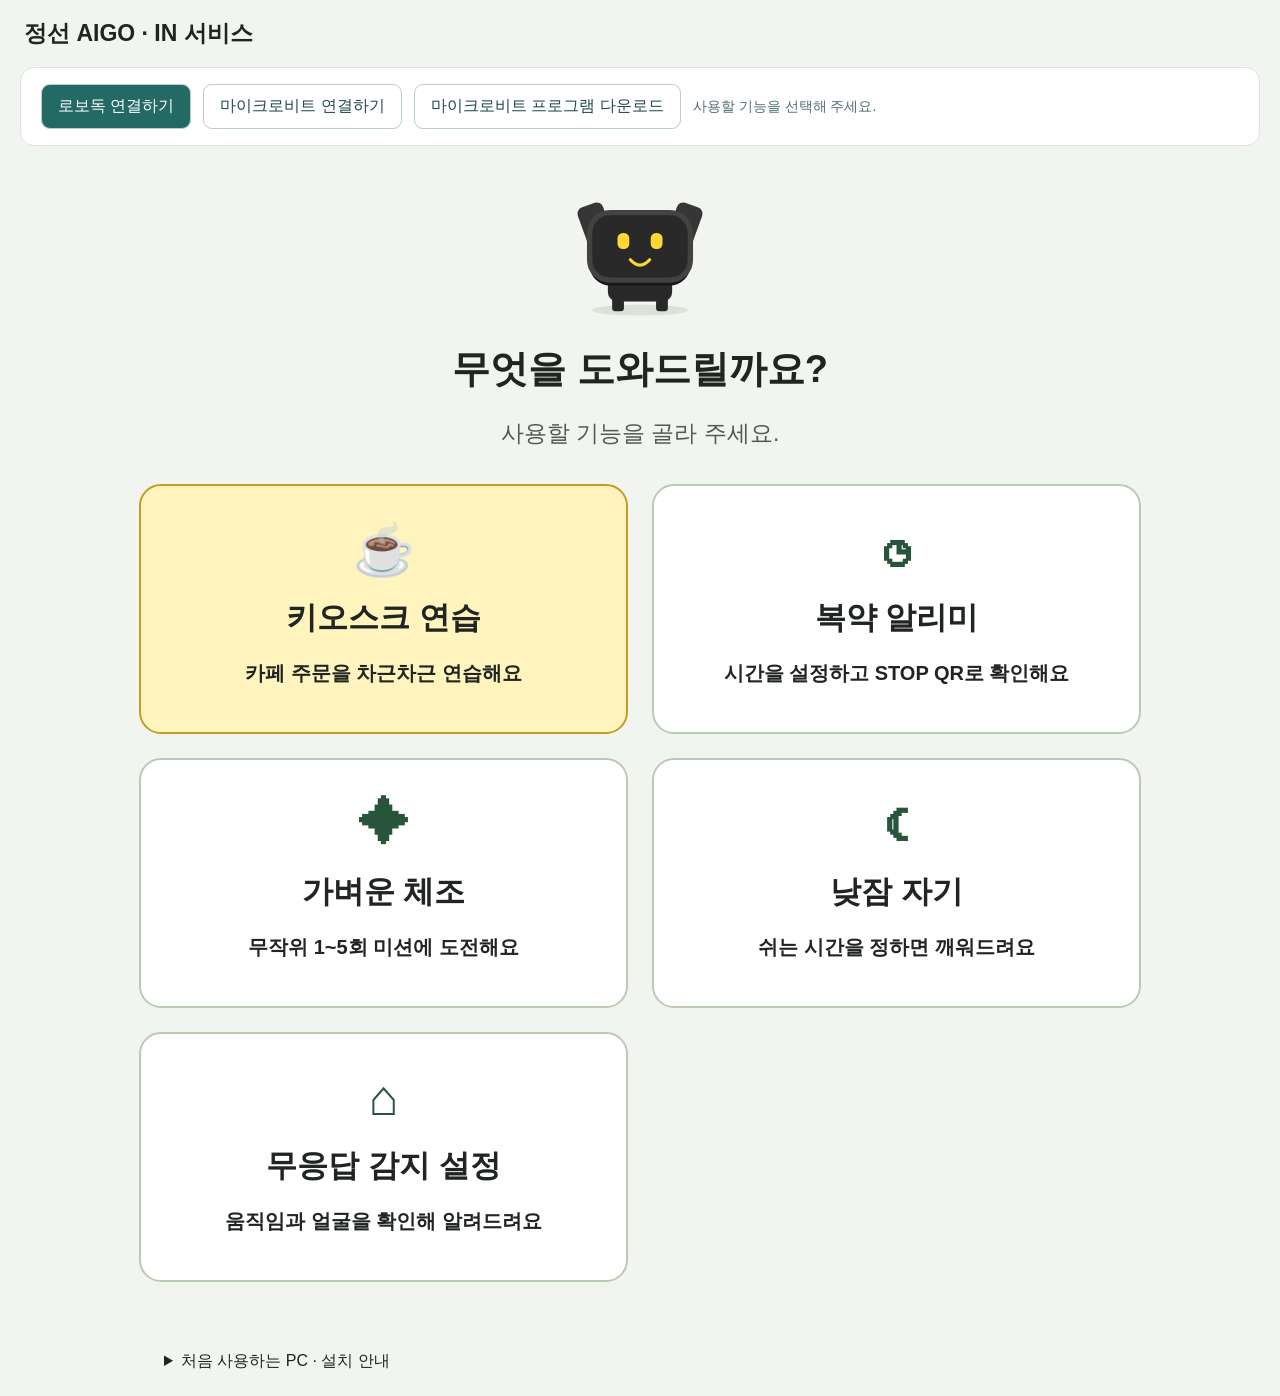
<file: docs/index.html>
<!doctype html>
<html lang="ko"><head><meta charset="utf-8"><meta name="viewport" content="width=device-width,initial-scale=1">
<title>정선 AIGO · IN 서비스</title>
<link rel="stylesheet" href="readable.css"><link rel="stylesheet" href="connection.css">
<link rel="stylesheet" href="firmware-guide.css">
<script src="launch-menu.js" defer></script><script src="firmware-guide.js" data-asset-root="assets/microbit-guide/" defer></script>
</head><body class="app-hub-mode">
<nav class="app-nav" aria-label="기능 선택"><strong>정선 AIGO · IN 서비스</strong></nav>
<section class="in-connection" aria-label="장치 연결">
<button id="in-robot-open" type="button">로보독 연결하기</button><button id="in-microbit-open" type="button">마이크로비트 연결하기</button>
<a class="in-download" href="program/unified.hex" download="AIGO-IN-unified.hex">마이크로비트 프로그램 다운로드</a>
<span id="entry-status" role="status">사용할 기능을 선택해 주세요.</span></section>
<main id="app-hub" class="app-hub">
    <img src="assets/robodog.svg" alt="로보독" width="150" height="129">
    <h1>무엇을 도와드릴까요?</h1><p>사용할 기능을 골라 주세요.</p>
    <div class="app-choices"><button id="app-choice-kiosk" data-action="open_app" data-value="kiosk"><span aria-hidden="true">☕</span><strong>키오스크 연습</strong><small>카페 주문을 차근차근 연습해요</small></button><button id="app-choice-medication" data-action="open_app" data-value="medication"><span aria-hidden="true">◷</span><strong>복약 알리미</strong><small>시간을 설정하고 STOP QR로 확인해요</small></button><button data-action="open_app" data-value="exercise"><span aria-hidden="true">✦</span><strong>가벼운 체조</strong><small>무작위 1~5회 미션에 도전해요</small></button><button data-action="open_app" data-value="nap"><span aria-hidden="true">☾</span><strong>낮잠 자기</strong><small>쉬는 시간을 정하면 깨워드려요</small></button><button id="app-choice-daywatch" data-action="open_app" data-value="daywatch"><span aria-hidden="true">⌂</span><strong>무응답 감지 설정</strong><small>움직임과 얼굴을 확인해 알려드려요</small></button></div>
  </main>
<details style="max-width:1000px;margin:20px auto;padding:0 24px;line-height:1.8"><summary>처음 사용하는 PC · 설치 안내</summary>
<p><a href="https://github.com/Yoon-nana/AIGO-On-n-Out/releases/latest/download/AIGO_All_In_One.zip">프로젝트 다운로드</a> → 압축 풀기 → Python 3.10~3.14 설치 → <strong>Install_All.cmd</strong> 한 번 실행. 이후 메인 화면에서 기능과 연결 버튼을 사용하세요.</p></details>
</body></html>
</file>
<file: docs/readable.css>
/* 큰 미션, 큰 선택지, 주문에 필요한 기능만 보이는 화면 */
:root{--ink:#202522;--yellow:#ffcf30;--line:#d8ddd7;--paper:#fff;--muted:#505b53;font-family:"Apple SD Gothic Neo","Malgun Gothic",sans-serif;color:var(--ink);background:#f2f4ef}
*{box-sizing:border-box}body{margin:0}button,input,summary{font:inherit}button{border:0;cursor:pointer;font-weight:750;color:inherit}button:disabled{opacity:.42;cursor:default}button:focus-visible,input:focus-visible,summary:focus-visible{outline:4px solid #175faf;outline-offset:4px}button:hover:not(:disabled){filter:brightness(.96)}[hidden]{display:none!important}
.workspace{max-width:1380px;margin:20px auto;display:grid;grid-template-columns:310px minmax(0,1fr);gap:22px;padding:0 24px;align-items:start}
.mission{grid-column:1/-1;position:sticky;top:10px;z-index:20;margin:0;background:#fff2b8;border:3px solid #c59100;border-left:12px solid #a66c00;border-radius:18px;padding:20px 26px;box-shadow:0 6px 18px #25302012}
.mission-label{display:flex;align-items:center;gap:10px;font-size:19px;font-weight:850;color:#573d00}.mission-label>span:first-child{font-size:29px;line-height:1}.mission strong{display:block;margin:10px 0 6px;font-size:25px;color:#694600}.mission>span:last-child{display:block;font-size:30px;line-height:1.55;font-weight:850;color:#1b241f;overflow-wrap:anywhere}
.coach{min-width:0}.coach-robot{margin:8px 0 26px;text-align:center}.coach-robot img{display:block;width:140px;height:120px;margin:0 auto}.coach-robot figcaption{font-size:16px;color:#505b53;margin-top:8px}.lesson-progress{padding:0 0 18px;border-bottom:1px solid var(--line);margin-bottom:18px}.lesson-progress>div{display:flex;justify-content:space-between;gap:8px;align-items:center}.eyebrow{font-size:15px;font-weight:750;color:var(--muted)}.lesson-progress strong{font-size:17px;color:#256b46}.lesson-progress p{font-size:18px;line-height:1.5;margin:10px 0}.lesson-progress button{font-size:16px;color:#315b43;background:none;padding:8px 0;text-decoration:underline}
.steps{list-style:none;padding:0;margin:0 0 20px;counter-reset:step}.steps li{display:flex;gap:10px;align-items:center;font-size:17px;color:#59635c;padding:7px 0;counter-increment:step}.steps li:before{content:counter(step);display:grid;place-items:center;width:28px;height:28px;border-radius:50%;background:#e4e9e2}.steps .current{color:#153d2a;font-weight:850}.steps .current:before{background:#264f39;color:white}.steps .done:before{content:"✓"}
.guidance{padding:18px;background:white;border:1px solid var(--line);border-radius:14px}.guidance .eyebrow{font-size:15px;color:#315c45}.guidance p{font-size:21px;line-height:1.7;margin:9px 0 0;white-space:pre-line;overflow-wrap:anywhere}.help-actions{display:grid;grid-template-columns:1fr 1fr;gap:9px;margin:12px 0}.help-actions button{font-size:18px;min-height:56px;background:#fff;border:1px solid #aab8aa;border-radius:10px;padding:10px}.help-actions .help-wide{grid-column:1/-1;background:#244e37;color:white}.help-actions button[aria-pressed=true]{outline:3px solid #2e7756;outline-offset:1px}.help-actions button[data-action=hint][aria-pressed=true]{outline-color:#a76c00}.voice-toggle{display:flex;align-items:center;gap:9px;margin-top:18px;font-size:17px}.voice-toggle input{width:22px;height:22px;accent-color:#244e37}.voice-details{margin-top:12px;font-size:15px;color:#536053}.voice-details summary{cursor:pointer;min-height:36px}.small-note{font-size:14px;line-height:1.6;margin-top:8px}
.kiosk{min-width:0;background:white;border:2px solid #c7cec4;border-radius:18px;overflow:hidden}.brandbar{display:flex;align-items:center;justify-content:space-between;gap:12px;padding:16px 20px;background:var(--yellow)}.brand{font-size:29px;font-weight:900;text-align:center}.brand small{display:block;font-size:14px;font-weight:550;margin-top:5px}.brandbar button{background:transparent;display:flex;flex-direction:column;align-items:center;font-size:26px;min-width:64px;padding:5px}.brandbar button span{font-size:14px;margin-top:3px}.training-strip{font-size:16px;font-weight:750;color:#355240;padding:12px 22px;background:#edf4e9}.independent-mode .training-strip{background:#e9edf2;color:#344251}
.categories{display:flex;gap:7px;padding:12px 18px;background:#fff;border-bottom:1px solid var(--line);overflow:auto}.categories button{flex:1;white-space:nowrap;font-size:21px;min-height:60px;border-radius:10px;background:#f0f3ed;padding:12px}.categories button.active{background:#254d37;color:white}.screen-heading{padding:22px 24px 18px;display:flex;justify-content:space-between;gap:15px;align-items:center}.screen-heading h2{font-size:29px;line-height:1.4;margin:7px 0 0}.counter{font-size:17px;white-space:nowrap;color:var(--muted)}.content{padding:0 24px 24px;min-height:260px}
.choice-grid{display:grid;grid-template-columns:1fr 1fr;gap:18px;padding:12px 0}.choice-card{display:flex;flex-direction:column;align-items:center;justify-content:center;gap:16px;background:white;border:2px solid #bdc8bb;border-radius:14px;min-height:240px;padding:22px;font-size:31px}.choice-card small{font-size:18px;color:var(--muted)}.choice-card.selected,.option-choice.selected{border-color:#28543b;background:#edf5e9;box-shadow:inset 0 0 0 1px #28543b}.choice-card.selected:after{content:"✓ 선택됨";font-size:18px;color:#28543b}
.menu-grid{display:grid;grid-template-columns:repeat(3,minmax(0,1fr));gap:16px}.menu-card{position:relative;min-width:0;background:white;border:2px solid #d7dfd2;border-radius:14px;padding:16px 12px;display:flex;flex-direction:column;align-items:center}.menu-card img{width:100%;height:180px;object-fit:contain}.menu-name{display:block;font-size:22px;line-height:1.45;margin-top:12px}.price{font-size:20px;margin-top:7px;color:#53624f}.menu-card.selected{border-color:#24583a;box-shadow:inset 0 0 0 1px #24583a;background:#f4f9f1}.pill{position:absolute;top:10px;left:10px;background:#edf1e8;border-radius:5px;padding:4px 7px;font-size:12px;color:#3f4c40}.selected-label{position:absolute;top:10px;right:8px;font-size:13px;background:#28543b;color:white;padding:5px 7px;border-radius:5px}
.options-layout{display:grid;grid-template-columns:150px minmax(0,1fr);gap:22px;padding-top:8px;align-items:start}.option-product{position:sticky;top:240px;text-align:center}.option-product img{width:100%;height:180px;object-fit:contain}.option-product strong{display:block;font-size:21px;line-height:1.5}.option-note{font-size:16px;line-height:1.6;color:var(--muted)}.customization{min-width:0}.option-group{padding-bottom:20px;margin-bottom:20px;border-bottom:1px solid var(--line)}.option-group h3{font-size:24px;margin:0 0 12px}.option-choices{display:flex;flex-wrap:wrap;gap:10px}.option-choice{flex:1;position:relative;min-width:135px;min-height:95px;padding:18px 10px;border:2px solid #c5cec0;border-radius:12px;background:white}.option-choice strong{display:block;font-size:23px}.option-choice small{display:block;font-size:15px;line-height:1.5;margin-top:8px;color:#465342}.side-photo{width:92px;height:72px;object-fit:contain}
.basket{border-top:1px solid var(--line);background:#f6f8f2}.basket-title{display:flex;justify-content:space-between;gap:10px;padding:16px 22px 0}.basket-title h3{font-size:19px;margin:0}.basket-title span{font-size:17px;color:var(--muted)}.basket-bottom{padding:18px 22px 22px;display:grid;grid-template-columns:minmax(0,1fr) 210px;gap:18px;align-items:center}.cart{display:flex;gap:10px;align-items:center;min-width:0}.cart>div{min-width:0;overflow-wrap:anywhere}.cart img{width:58px;height:76px;object-fit:contain}.cart strong{display:block;font-size:19px}.cart small{display:block;font-size:15px;color:var(--muted);line-height:1.6}.amount{margin-left:auto;font-size:21px;font-weight:850;white-space:nowrap}.empty-cart{font-size:18px;color:var(--muted)}.primary{min-height:86px;font-size:25px;padding:18px 14px;line-height:1.45;background:#234d36;color:white;border-radius:12px}.primary small{display:block;font-size:17px;color:#ecf2d5;margin-top:5px}.kiosk-footer{display:flex;align-items:center;justify-content:space-between;gap:12px;border-top:1px solid var(--line);padding:13px 22px}.kiosk-footer button{font-size:20px;padding:12px 18px;background:#edf1e8;border-radius:9px}.kiosk-footer span{font-size:13px;color:#52604f}
.hub-intro{padding-bottom:14px}.hub-intro h3{font-size:27px;line-height:1.4;margin:10px 0}.hub-intro p,.mode-description{font-size:18px;line-height:1.6;color:var(--muted)}.mode-picker{display:grid;grid-template-columns:1fr 1fr;gap:12px}.mode-option{display:flex;flex-direction:column;text-align:left;gap:8px;padding:19px;background:#f2f5ed;border:2px solid #c7d0c2;border-radius:12px}.mode-option strong{font-size:25px}.mode-option span{font-size:17px;line-height:1.5}.mode-selected{border-color:#24563a;background:#edf5e7;box-shadow:inset 0 0 0 1px #24563a}.stage-grid{display:grid;grid-template-columns:repeat(2,minmax(0,1fr));gap:12px}.stage-group-heading{grid-column:1/-1;font-size:23px;margin:22px 0 3px}.stage-card{padding:20px;border:1px solid #cbd6c4;background:white;border-radius:12px;text-align:left;display:flex;flex-direction:column;gap:10px;min-height:180px}.stage-card strong{font-size:23px}.stage-number{font-size:17px;font-weight:850;color:#2d5a3d}.stage-focus{font-size:17px;color:#375d42}.stage-desc{display:none}.stage-state{font-size:16px;margin-top:auto}.mastered{background:#f0f7e9}.hub-extra{text-align:center;margin-top:20px}.text-button{font-size:17px;text-decoration:underline;background:none;padding:12px}
.summary{border:1px solid var(--line);border-radius:12px;padding:10px 22px;background:#fbfcf8}.summary dl{margin:0}.summary dl>div{display:flex;justify-content:space-between;gap:16px;padding:14px 0;border-bottom:1px solid var(--line);font-size:22px}.summary dt{color:var(--muted)}.summary dd{margin:0;font-weight:850;text-align:right}.summary .total{font-size:25px;border-bottom:0}.edit-buttons,.complete-actions{display:flex;gap:12px;flex-wrap:wrap;margin-top:18px}.edit-buttons button,.complete-actions button{flex:1;min-height:62px;padding:15px;background:#eaf0e4;border-radius:10px;font-size:21px}.complete-card{text-align:center;padding:20px 4px}.complete-check{display:inline-grid;place-items:center;width:70px;height:70px;border-radius:50%;background:#e5f0d8;color:#285b39;font-size:40px}.complete-card h3{font-size:32px}.receipt{font-size:20px;line-height:1.7;color:var(--muted)}.review-card{padding:20px;border:1px solid var(--line);border-radius:14px;background:#fffaf0}.review-card h3{font-size:27px}.review-card p{font-size:19px;line-height:1.6}.review-head,.review-row{display:grid;grid-template-columns:1fr 1fr 1fr;gap:14px;padding:16px 0;border-bottom:1px solid var(--line);font-size:19px;overflow-wrap:anywhere}.review-head{font-size:16px;color:var(--muted)}.match strong{color:#286344}.mismatch strong{color:#a04525}.review-resume{min-height:62px;font-size:22px;padding:15px 22px;background:#245237;color:white;border-radius:10px;margin-top:18px}
.guided-focus{outline:4px solid #257448!important;outline-offset:3px;background:#eef7e8!important}.guide-cue{display:block;font-size:16px;color:#185d35;margin-top:10px}.guided-next{outline:4px solid #41845c;outline-offset:3px}.hint-focus{outline:3px dashed #ae7714!important;outline-offset:4px}
.system-area{max-width:1332px;margin:0 auto 24px;display:flex;align-items:start;flex-wrap:wrap;gap:14px;padding:0 24px}.robot-tools{flex:1;padding:14px 18px;border:1px solid var(--line);border-radius:12px;background:white}.robot-tools summary{cursor:pointer;font-size:17px;min-height:28px}.robot-tools>div{margin-top:14px;line-height:1.7;font-size:15px}.status-dot{display:inline-block;width:10px;height:10px;background:#8b9387;border-radius:50%;margin-right:8px}.status-dot.connected{background:#2a804f}#robot-event{display:block;color:var(--muted)}.tool-buttons{display:flex;gap:10px;flex-wrap:wrap}.tool-buttons button,.quit-button{padding:12px 16px;background:#e7ece1;border-radius:8px;font-size:17px}.quit-button{min-height:57px}.system-area>p{flex-basis:100%;font-size:18px;line-height:1.6;margin:0;color:#a03423}.system-area>p:empty{display:none}
@media(max-width:1050px){.workspace{grid-template-columns:260px minmax(0,1fr);padding:0 16px;gap:16px}.mission>span:last-child{font-size:27px}.menu-grid{grid-template-columns:repeat(2,minmax(0,1fr))}.basket-bottom{grid-template-columns:1fr}.primary{width:100%}.options-layout{grid-template-columns:1fr}.option-product{display:none}.brand{font-size:25px}.stage-card strong{font-size:21px}.review-row{font-size:17px}}
@media(max-width:760px){.workspace{display:flex;flex-direction:column;padding:0 12px;margin:12px auto;gap:14px}.mission{width:100%;top:6px;padding:14px 16px;border-left-width:7px;border-radius:13px}.mission-label{font-size:16px}.mission strong{font-size:19px;margin:5px 0}.mission>span:last-child{font-size:23px;line-height:1.45}.coach{display:contents}.coach-robot{order:0;display:flex;align-items:center;justify-content:center;gap:12px;width:100%;margin:0 0 4px}.coach-robot img{width:84px;height:72px;margin:0}.coach-robot figcaption{font-size:16px;margin:0}.lesson-progress,.steps{display:none!important}.guidance{order:1;width:100%;padding:13px}.guidance p{font-size:19px;line-height:1.6}.help-actions{order:2;width:100%;grid-template-columns:1fr 1fr 1fr;margin:0}.help-actions .help-wide{grid-column:auto}.help-actions button{font-size:17px;padding:9px 5px}.kiosk{order:3;width:100%;border-radius:13px}.voice-toggle{order:4;margin:0;font-size:17px}.voice-details{order:5;margin:0}.brandbar{padding:12px 9px}.brand{font-size:23px}.brand small{font-size:12px}.brandbar button{min-width:45px;font-size:23px}.brandbar button span{font-size:12px}.training-strip{font-size:14px;padding:10px 14px}.categories{padding:10px;gap:5px}.categories button{font-size:17px;padding:10px 9px;min-height:52px}.screen-heading{padding:17px 14px}.screen-heading h2{font-size:23px}.counter{font-size:14px}.content{padding:0 14px 18px;min-height:190px}.choice-grid{gap:10px}.choice-card{font-size:25px;min-height:205px;padding:14px 8px}.choice-card small{font-size:15px}.menu-grid{gap:10px}.menu-card{padding:16px 7px}.menu-card img{height:150px}.menu-name{font-size:20px}.price{font-size:18px}.pill,.selected-label{font-size:11px}.option-group h3{font-size:23px}.option-choice{min-width:115px;padding:16px 8px}.option-choice strong{font-size:21px}.option-choice small{font-size:14px}.basket-title{padding:13px 14px 0}.basket-title h3{font-size:18px}.basket-title span{font-size:15px}.basket-bottom{padding:15px 14px;gap:14px}.cart strong{font-size:18px}.cart small{font-size:14px}.cart img{width:45px}.amount{font-size:19px}.primary{font-size:25px;min-height:72px}.kiosk-footer{padding:12px 14px}.kiosk-footer button{font-size:18px}.kiosk-footer span{font-size:11px}.hub-intro h3{font-size:24px}.hub-intro p,.mode-description{font-size:17px}.mode-picker{gap:8px}.mode-option{padding:14px 10px}.mode-option strong{font-size:23px}.mode-option span{font-size:15px}.stage-grid{grid-template-columns:1fr}.stage-card{min-height:145px}.summary{padding:7px 14px}.summary dl>div{font-size:20px}.summary .total{font-size:23px}.review-card{padding:14px}.review-head,.review-row{font-size:16px;gap:9px}.review-head{font-size:13px}.review-row strong{font-size:15px}.complete-card h3{font-size:27px}.receipt{font-size:18px}.system-area{padding:0 12px;gap:10px}.robot-tools{padding:13px}.robot-tools summary{font-size:16px}}

.app-nav{max-width:1380px;margin:18px auto;display:flex;align-items:center;gap:18px;padding:0 24px;flex-wrap:wrap}.app-nav strong{font-size:23px}.app-nav button{background:white;border:1px solid var(--line);padding:12px 18px;border-radius:10px;font-size:18px}.app-nav span{margin-left:auto;font-size:17px;color:#315b43}.app-hub{max-width:1050px;margin:45px auto 65px;padding:0 24px;text-align:center}.app-hub h1{font-size:38px;margin:20px 0 12px}.app-hub>p{font-size:23px;color:var(--muted)}.app-choices{display:grid;grid-template-columns:1fr 1fr;gap:24px;margin-top:35px}.app-choices button{background:white;border:2px solid #bacbb4;border-radius:22px;padding:35px 20px;display:flex;flex-direction:column;gap:18px;align-items:center;min-height:250px}.app-choices button:first-child{background:#fff3be;border-color:#c59b22}.app-choices button>span{font-size:50px;color:#28543b}.app-choices strong{font-size:31px}.app-choices small{font-size:20px;line-height:1.6}.app-hub-mode .workspace,.app-medication-mode .workspace{display:none}.medication-screen{max-width:1150px;margin:25px auto 40px;padding:0 24px}.med-heading{display:flex;align-items:center;gap:24px}.med-heading h1{font-size:35px;margin:8px 0}.med-heading p{font-size:22px;line-height:1.6}.med-status-card{border:2px solid #99b68d;background:#f0f7e9;border-radius:18px;padding:22px 26px;margin:24px 0}.med-status-card strong{font-size:27px}.med-status-card p{font-size:23px;line-height:1.6;margin:10px 0 0}.med-status-card.alerting{background:#fff0b0;border:3px solid #b67c00}.med-columns{display:grid;grid-template-columns:1fr 1fr;gap:24px}.med-settings,.med-qr{background:white;border:1px solid var(--line);border-radius:18px;padding:26px}.med-columns h2{font-size:25px;margin:0 0 22px;line-height:1.5}.med-columns p{font-size:19px;line-height:1.7;color:var(--muted)}.med-settings form{display:flex;flex-direction:column;gap:14px}.med-settings label{font-size:22px}.med-settings input{font:inherit;font-size:32px;min-height:68px;padding:12px;border:2px solid #8fa386;border-radius:10px;width:100%;min-width:0}.med-settings form button,#med-mock-qr{font-size:23px;min-height:65px;background:#245237;color:white;border-radius:12px;padding:14px}.med-cancel{font-size:21px;min-height:58px;background:#f3e8de;border:1px solid #be9a7c;border-radius:10px;padding:12px 20px}.med-qr{text-align:center}.med-qr>img{max-width:100%;height:auto;background:white}.med-qr a{display:inline-block;font-size:21px;color:#245237;padding:12px;text-underline-offset:5px}#med-qr-status{font-weight:750}#med-mock-qr{width:100%;font-size:20px}.app-nav a:focus-visible,.med-qr a:focus-visible{outline:4px solid #175faf;outline-offset:3px}
@media(max-width:760px){.app-nav{padding:0 12px;gap:10px}.app-nav strong{font-size:20px}.app-nav button{font-size:16px}.app-nav span{font-size:15px;width:100%}.app-hub{margin:24px auto 35px;padding:0 16px}.app-hub h1{font-size:29px}.app-hub>p{font-size:20px}.app-choices{grid-template-columns:1fr;gap:14px;margin-top:22px}.app-choices button{min-height:180px;padding:24px 15px;gap:12px}.app-choices strong{font-size:28px}.app-choices small{font-size:18px}.app-choices button>span{font-size:35px}.medication-screen{padding:0 12px;margin:18px auto}.med-heading{gap:12px}.med-heading img{width:75px;height:auto}.med-heading h1{font-size:28px}.med-heading p{font-size:18px}.med-columns{grid-template-columns:1fr;gap:16px}.med-settings,.med-qr{padding:20px}.med-status-card{padding:18px}.med-status-card strong{font-size:25px}.med-status-card p{font-size:21px}.med-columns h2{font-size:23px}}

#med-medicine{font-size:23px}.med-schedules{margin:26px 0 20px;border-top:1px solid var(--line);padding-top:20px}.med-schedules h3{display:flex;justify-content:space-between;gap:8px;align-items:center;font-size:23px}.med-schedules h3>span{font-size:17px;color:#3e674b}#med-schedule-list{list-style:none;padding:0;margin:0}.med-schedule{display:flex;gap:14px;align-items:center;justify-content:space-between;border:1px solid #c8d6bf;background:#f6faf2;padding:16px;border-radius:12px;margin-bottom:12px;min-width:0}.med-schedule>div{display:flex;flex-direction:column;gap:7px;min-width:0;overflow-wrap:anywhere}.med-schedule strong{font-size:26px}.med-schedule span{font-size:22px;font-weight:750}.med-schedule small{font-size:16px;color:var(--muted)}.med-schedule.is-active{background:#fff0b0;border:2px solid #b67c00}.med-remove{padding:12px;font-size:18px;background:white;border:1px solid #bdc9b9;border-radius:9px;flex-shrink:0;min-height:48px}.med-empty{font-size:19px;line-height:1.7;color:var(--muted)}#med-active-medicines{font-size:29px;font-weight:850;color:#29452f;overflow-wrap:anywhere}#med-active-medicines:empty{display:none}@media(max-width:760px){.med-schedule{padding:13px;gap:9px}.med-schedule span{font-size:21px}#med-active-medicines{font-size:26px}}
</file>
<file: docs/connection.css>
.in-connection{display:flex;align-items:center;gap:12px;flex-wrap:wrap;max-width:1240px;margin:16px auto;padding:16px 20px;border:1px solid #d9e5e8;background:#fff;border-radius:14px}.in-connection button,.in-connect-dialog button,.in-download{font:inherit;padding:11px 16px;border:1px solid #b8cdd1;border-radius:9px;background:#fff;color:#214a4b;cursor:pointer;text-decoration:none}.in-connection button:first-child,#in-device-connect{background:#236a65;color:#fff}.in-connection button:disabled{opacity:.45;cursor:default}.in-connection span{font-size:14px;color:#526c74}.exercise-connection{margin:12px 0 20px}.in-connect-dialog{width:min(560px,calc(100vw - 30px));border:0;border-radius:18px;padding:26px;box-shadow:0 15px 60px #0003}.in-connect-dialog::backdrop{background:#10232c99}.in-connect-dialog h2{margin-top:0}.in-connect-dialog label{display:block;margin-top:16px;margin-bottom:6px}.in-connect-dialog select,.in-connect-dialog input{width:100%;font:inherit;padding:11px;border:1px solid #b8cdd1;border-radius:8px}.in-connect-actions{display:flex;gap:9px;margin-top:18px}#in-connect-message{font-size:14px;white-space:pre-wrap}.in-connect-dialog a{color:#236a65}
</file>
<file: docs/firmware-guide.css>
.firmware-guide{box-sizing:border-box;width:min(960px,calc(100vw - 32px));max-height:92vh;overflow:auto;border:0;border-radius:22px;padding:28px;color:#193e42;background:#fff;box-shadow:0 24px 100px #102f4966;font-family:system-ui,"Malgun Gothic",sans-serif}.firmware-guide *{box-sizing:border-box}.firmware-guide::backdrop{background:#152b3dc4}.firmware-guide header{display:flex;justify-content:space-between;gap:20px;align-items:flex-start}.firmware-guide small{font-size:14px;color:#52716f}.firmware-guide h2{font-size:28px;line-height:1.3;margin:8px 0 16px}.firmware-guide button{font:inherit;border:1px solid #bdd3d0;border-radius:10px;background:#fff;color:#193e42;padding:12px 22px;cursor:pointer}.firmware-guide button:disabled{opacity:.4;cursor:default}.firmware-guide .firmware-guide-close{padding:6px 12px;font-size:22px}.firmware-download-note{padding:12px 16px;background:#eaf5f1;border-radius:10px;font-size:15px;line-height:1.6;margin:0 0 16px}.firmware-guide-track{display:flex;list-style:none;gap:12px;padding:0;margin:12px 0 20px}.firmware-guide-track li{display:grid;place-items:center;width:32px;height:32px;border-radius:50%;background:#edf1f2;color:#607b7c}.firmware-guide-track li.visited{background:#d8ede7;color:#1c6356}.firmware-guide-track li[aria-current]{background:#216b5e;color:white;outline:3px solid #c7e6db;outline-offset:3px}.firmware-guide-text{font-size:21px;line-height:1.65;margin:12px 0 18px}.firmware-guide-picture{position:relative;margin:0;border:1px solid #cbd5db;border-radius:12px;overflow:hidden;background:#f7f9fa}.firmware-guide-picture img{display:block;width:100%;height:auto}.firmware-guide-highlight{position:absolute;border:3px solid #e54e3b;border-radius:6px;box-shadow:0 0 0 3px #fff9;pointer-events:none}.firmware-guide-picture.file .firmware-guide-highlight{left:2.5%;top:59%;width:86%;height:13%}.firmware-guide-picture.copy .firmware-guide-highlight{left:5.5%;top:23%;width:5.5%;height:15%}.firmware-guide-picture.drive .firmware-guide-highlight{left:26.5%;top:3%;width:21%;height:17%}.firmware-guide-picture.paste .firmware-guide-highlight{left:49%;top:73.8%;width:37.5%;height:15.6%}.firmware-guide-picture.paste{overflow:hidden}.firmware-guide-keys{font-size:22px;font-weight:750;text-align:center;margin:14px auto 0;padding:8px 24px;width:max-content;max-width:100%;border:1px solid #ccd9db;border-bottom:4px solid #b4c9cb;border-radius:9px;background:#f4f8f8}.firmware-guide-tip{padding:12px 16px;border-left:4px solid #358b78;background:#f2f8f6;line-height:1.65;font-size:16px}.firmware-guide footer{display:flex;align-items:center;justify-content:space-between;margin-top:18px;gap:12px}.firmware-guide footer div{display:flex;gap:10px}.firmware-guide .firmware-guide-next{background:#236d5f;color:white;border-color:#236d5f;min-width:100px}.firmware-guide-page{font-size:15px;color:#5b7574}.firmware-guide details{margin:18px 0;font-size:14px;line-height:1.7}.firmware-guide-redownload{font-size:14px;color:#236d5f}.firmware-guide-finish{padding:35px 24px;text-align:center;border-radius:14px;background:#ecf6f2;line-height:1.8}.firmware-guide-finish strong{font-size:23px}@media(max-width:600px){.firmware-guide{padding:18px}.firmware-guide h2{font-size:23px}.firmware-guide-text{font-size:18px}.firmware-guide footer{align-items:flex-start}.firmware-guide button{padding:10px 14px}.firmware-guide footer div{flex-wrap:wrap;justify-content:flex-end}}
.firmware-guide footer{position:sticky;bottom:-28px;background:white;padding:12px 0;z-index:1}
</file>
<file: web/readable.css>
/* 큰 미션, 큰 선택지, 주문에 필요한 기능만 보이는 화면 */
:root{--ink:#202522;--yellow:#ffcf30;--line:#d8ddd7;--paper:#fff;--muted:#505b53;font-family:"Apple SD Gothic Neo","Malgun Gothic",sans-serif;color:var(--ink);background:#f2f4ef}
*{box-sizing:border-box}body{margin:0}button,input,summary{font:inherit}button{border:0;cursor:pointer;font-weight:750;color:inherit}button:disabled{opacity:.42;cursor:default}button:focus-visible,input:focus-visible,summary:focus-visible{outline:4px solid #175faf;outline-offset:4px}button:hover:not(:disabled){filter:brightness(.96)}[hidden]{display:none!important}
.workspace{max-width:1380px;margin:20px auto;display:grid;grid-template-columns:310px minmax(0,1fr);gap:22px;padding:0 24px;align-items:start}
.mission{grid-column:1/-1;position:sticky;top:10px;z-index:20;margin:0;background:#fff2b8;border:3px solid #c59100;border-left:12px solid #a66c00;border-radius:18px;padding:20px 26px;box-shadow:0 6px 18px #25302012}
.mission-label{display:flex;align-items:center;gap:10px;font-size:19px;font-weight:850;color:#573d00}.mission-label>span:first-child{font-size:29px;line-height:1}.mission strong{display:block;margin:10px 0 6px;font-size:25px;color:#694600}.mission>span:last-child{display:block;font-size:30px;line-height:1.55;font-weight:850;color:#1b241f;overflow-wrap:anywhere}
.coach{min-width:0}.coach-robot{margin:8px 0 26px;text-align:center}.coach-robot img{display:block;width:140px;height:120px;margin:0 auto}.coach-robot figcaption{font-size:16px;color:#505b53;margin-top:8px}.lesson-progress{padding:0 0 18px;border-bottom:1px solid var(--line);margin-bottom:18px}.lesson-progress>div{display:flex;justify-content:space-between;gap:8px;align-items:center}.eyebrow{font-size:15px;font-weight:750;color:var(--muted)}.lesson-progress strong{font-size:17px;color:#256b46}.lesson-progress p{font-size:18px;line-height:1.5;margin:10px 0}.lesson-progress button{font-size:16px;color:#315b43;background:none;padding:8px 0;text-decoration:underline}
.steps{list-style:none;padding:0;margin:0 0 20px;counter-reset:step}.steps li{display:flex;gap:10px;align-items:center;font-size:17px;color:#59635c;padding:7px 0;counter-increment:step}.steps li:before{content:counter(step);display:grid;place-items:center;width:28px;height:28px;border-radius:50%;background:#e4e9e2}.steps .current{color:#153d2a;font-weight:850}.steps .current:before{background:#264f39;color:white}.steps .done:before{content:"✓"}
.guidance{padding:18px;background:white;border:1px solid var(--line);border-radius:14px}.guidance .eyebrow{font-size:15px;color:#315c45}.guidance p{font-size:21px;line-height:1.7;margin:9px 0 0;white-space:pre-line;overflow-wrap:anywhere}.help-actions{display:grid;grid-template-columns:1fr 1fr;gap:9px;margin:12px 0}.help-actions button{font-size:18px;min-height:56px;background:#fff;border:1px solid #aab8aa;border-radius:10px;padding:10px}.help-actions .help-wide{grid-column:1/-1;background:#244e37;color:white}.help-actions button[aria-pressed=true]{outline:3px solid #2e7756;outline-offset:1px}.help-actions button[data-action=hint][aria-pressed=true]{outline-color:#a76c00}.voice-toggle{display:flex;align-items:center;gap:9px;margin-top:18px;font-size:17px}.voice-toggle input{width:22px;height:22px;accent-color:#244e37}.voice-details{margin-top:12px;font-size:15px;color:#536053}.voice-details summary{cursor:pointer;min-height:36px}.small-note{font-size:14px;line-height:1.6;margin-top:8px}
.kiosk{min-width:0;background:white;border:2px solid #c7cec4;border-radius:18px;overflow:hidden}.brandbar{display:flex;align-items:center;justify-content:space-between;gap:12px;padding:16px 20px;background:var(--yellow)}.brand{font-size:29px;font-weight:900;text-align:center}.brand small{display:block;font-size:14px;font-weight:550;margin-top:5px}.brandbar button{background:transparent;display:flex;flex-direction:column;align-items:center;font-size:26px;min-width:64px;padding:5px}.brandbar button span{font-size:14px;margin-top:3px}.training-strip{font-size:16px;font-weight:750;color:#355240;padding:12px 22px;background:#edf4e9}.independent-mode .training-strip{background:#e9edf2;color:#344251}
.categories{display:flex;gap:7px;padding:12px 18px;background:#fff;border-bottom:1px solid var(--line);overflow:auto}.categories button{flex:1;white-space:nowrap;font-size:21px;min-height:60px;border-radius:10px;background:#f0f3ed;padding:12px}.categories button.active{background:#254d37;color:white}.screen-heading{padding:22px 24px 18px;display:flex;justify-content:space-between;gap:15px;align-items:center}.screen-heading h2{font-size:29px;line-height:1.4;margin:7px 0 0}.counter{font-size:17px;white-space:nowrap;color:var(--muted)}.content{padding:0 24px 24px;min-height:260px}
.choice-grid{display:grid;grid-template-columns:1fr 1fr;gap:18px;padding:12px 0}.choice-card{display:flex;flex-direction:column;align-items:center;justify-content:center;gap:16px;background:white;border:2px solid #bdc8bb;border-radius:14px;min-height:240px;padding:22px;font-size:31px}.choice-card small{font-size:18px;color:var(--muted)}.choice-card.selected,.option-choice.selected{border-color:#28543b;background:#edf5e9;box-shadow:inset 0 0 0 1px #28543b}.choice-card.selected:after{content:"✓ 선택됨";font-size:18px;color:#28543b}
.menu-grid{display:grid;grid-template-columns:repeat(3,minmax(0,1fr));gap:16px}.menu-card{position:relative;min-width:0;background:white;border:2px solid #d7dfd2;border-radius:14px;padding:16px 12px;display:flex;flex-direction:column;align-items:center}.menu-card img{width:100%;height:180px;object-fit:contain}.menu-name{display:block;font-size:22px;line-height:1.45;margin-top:12px}.price{font-size:20px;margin-top:7px;color:#53624f}.menu-card.selected{border-color:#24583a;box-shadow:inset 0 0 0 1px #24583a;background:#f4f9f1}.pill{position:absolute;top:10px;left:10px;background:#edf1e8;border-radius:5px;padding:4px 7px;font-size:12px;color:#3f4c40}.selected-label{position:absolute;top:10px;right:8px;font-size:13px;background:#28543b;color:white;padding:5px 7px;border-radius:5px}
.options-layout{display:grid;grid-template-columns:150px minmax(0,1fr);gap:22px;padding-top:8px;align-items:start}.option-product{position:sticky;top:240px;text-align:center}.option-product img{width:100%;height:180px;object-fit:contain}.option-product strong{display:block;font-size:21px;line-height:1.5}.option-note{font-size:16px;line-height:1.6;color:var(--muted)}.customization{min-width:0}.option-group{padding-bottom:20px;margin-bottom:20px;border-bottom:1px solid var(--line)}.option-group h3{font-size:24px;margin:0 0 12px}.option-choices{display:flex;flex-wrap:wrap;gap:10px}.option-choice{flex:1;position:relative;min-width:135px;min-height:95px;padding:18px 10px;border:2px solid #c5cec0;border-radius:12px;background:white}.option-choice strong{display:block;font-size:23px}.option-choice small{display:block;font-size:15px;line-height:1.5;margin-top:8px;color:#465342}.side-photo{width:92px;height:72px;object-fit:contain}
.basket{border-top:1px solid var(--line);background:#f6f8f2}.basket-title{display:flex;justify-content:space-between;gap:10px;padding:16px 22px 0}.basket-title h3{font-size:19px;margin:0}.basket-title span{font-size:17px;color:var(--muted)}.basket-bottom{padding:18px 22px 22px;display:grid;grid-template-columns:minmax(0,1fr) 210px;gap:18px;align-items:center}.cart{display:flex;gap:10px;align-items:center;min-width:0}.cart>div{min-width:0;overflow-wrap:anywhere}.cart img{width:58px;height:76px;object-fit:contain}.cart strong{display:block;font-size:19px}.cart small{display:block;font-size:15px;color:var(--muted);line-height:1.6}.amount{margin-left:auto;font-size:21px;font-weight:850;white-space:nowrap}.empty-cart{font-size:18px;color:var(--muted)}.primary{min-height:86px;font-size:25px;padding:18px 14px;line-height:1.45;background:#234d36;color:white;border-radius:12px}.primary small{display:block;font-size:17px;color:#ecf2d5;margin-top:5px}.kiosk-footer{display:flex;align-items:center;justify-content:space-between;gap:12px;border-top:1px solid var(--line);padding:13px 22px}.kiosk-footer button{font-size:20px;padding:12px 18px;background:#edf1e8;border-radius:9px}.kiosk-footer span{font-size:13px;color:#52604f}
.hub-intro{padding-bottom:14px}.hub-intro h3{font-size:27px;line-height:1.4;margin:10px 0}.hub-intro p,.mode-description{font-size:18px;line-height:1.6;color:var(--muted)}.mode-picker{display:grid;grid-template-columns:1fr 1fr;gap:12px}.mode-option{display:flex;flex-direction:column;text-align:left;gap:8px;padding:19px;background:#f2f5ed;border:2px solid #c7d0c2;border-radius:12px}.mode-option strong{font-size:25px}.mode-option span{font-size:17px;line-height:1.5}.mode-selected{border-color:#24563a;background:#edf5e7;box-shadow:inset 0 0 0 1px #24563a}.stage-grid{display:grid;grid-template-columns:repeat(2,minmax(0,1fr));gap:12px}.stage-group-heading{grid-column:1/-1;font-size:23px;margin:22px 0 3px}.stage-card{padding:20px;border:1px solid #cbd6c4;background:white;border-radius:12px;text-align:left;display:flex;flex-direction:column;gap:10px;min-height:180px}.stage-card strong{font-size:23px}.stage-number{font-size:17px;font-weight:850;color:#2d5a3d}.stage-focus{font-size:17px;color:#375d42}.stage-desc{display:none}.stage-state{font-size:16px;margin-top:auto}.mastered{background:#f0f7e9}.hub-extra{text-align:center;margin-top:20px}.text-button{font-size:17px;text-decoration:underline;background:none;padding:12px}
.summary{border:1px solid var(--line);border-radius:12px;padding:10px 22px;background:#fbfcf8}.summary dl{margin:0}.summary dl>div{display:flex;justify-content:space-between;gap:16px;padding:14px 0;border-bottom:1px solid var(--line);font-size:22px}.summary dt{color:var(--muted)}.summary dd{margin:0;font-weight:850;text-align:right}.summary .total{font-size:25px;border-bottom:0}.edit-buttons,.complete-actions{display:flex;gap:12px;flex-wrap:wrap;margin-top:18px}.edit-buttons button,.complete-actions button{flex:1;min-height:62px;padding:15px;background:#eaf0e4;border-radius:10px;font-size:21px}.complete-card{text-align:center;padding:20px 4px}.complete-check{display:inline-grid;place-items:center;width:70px;height:70px;border-radius:50%;background:#e5f0d8;color:#285b39;font-size:40px}.complete-card h3{font-size:32px}.receipt{font-size:20px;line-height:1.7;color:var(--muted)}.review-card{padding:20px;border:1px solid var(--line);border-radius:14px;background:#fffaf0}.review-card h3{font-size:27px}.review-card p{font-size:19px;line-height:1.6}.review-head,.review-row{display:grid;grid-template-columns:1fr 1fr 1fr;gap:14px;padding:16px 0;border-bottom:1px solid var(--line);font-size:19px;overflow-wrap:anywhere}.review-head{font-size:16px;color:var(--muted)}.match strong{color:#286344}.mismatch strong{color:#a04525}.review-resume{min-height:62px;font-size:22px;padding:15px 22px;background:#245237;color:white;border-radius:10px;margin-top:18px}
.guided-focus{outline:4px solid #257448!important;outline-offset:3px;background:#eef7e8!important}.guide-cue{display:block;font-size:16px;color:#185d35;margin-top:10px}.guided-next{outline:4px solid #41845c;outline-offset:3px}.hint-focus{outline:3px dashed #ae7714!important;outline-offset:4px}
.system-area{max-width:1332px;margin:0 auto 24px;display:flex;align-items:start;flex-wrap:wrap;gap:14px;padding:0 24px}.robot-tools{flex:1;padding:14px 18px;border:1px solid var(--line);border-radius:12px;background:white}.robot-tools summary{cursor:pointer;font-size:17px;min-height:28px}.robot-tools>div{margin-top:14px;line-height:1.7;font-size:15px}.status-dot{display:inline-block;width:10px;height:10px;background:#8b9387;border-radius:50%;margin-right:8px}.status-dot.connected{background:#2a804f}#robot-event{display:block;color:var(--muted)}.tool-buttons{display:flex;gap:10px;flex-wrap:wrap}.tool-buttons button,.quit-button{padding:12px 16px;background:#e7ece1;border-radius:8px;font-size:17px}.quit-button{min-height:57px}.system-area>p{flex-basis:100%;font-size:18px;line-height:1.6;margin:0;color:#a03423}.system-area>p:empty{display:none}
@media(max-width:1050px){.workspace{grid-template-columns:260px minmax(0,1fr);padding:0 16px;gap:16px}.mission>span:last-child{font-size:27px}.menu-grid{grid-template-columns:repeat(2,minmax(0,1fr))}.basket-bottom{grid-template-columns:1fr}.primary{width:100%}.options-layout{grid-template-columns:1fr}.option-product{display:none}.brand{font-size:25px}.stage-card strong{font-size:21px}.review-row{font-size:17px}}
@media(max-width:760px){.workspace{display:flex;flex-direction:column;padding:0 12px;margin:12px auto;gap:14px}.mission{width:100%;top:6px;padding:14px 16px;border-left-width:7px;border-radius:13px}.mission-label{font-size:16px}.mission strong{font-size:19px;margin:5px 0}.mission>span:last-child{font-size:23px;line-height:1.45}.coach{display:contents}.coach-robot{order:0;display:flex;align-items:center;justify-content:center;gap:12px;width:100%;margin:0 0 4px}.coach-robot img{width:84px;height:72px;margin:0}.coach-robot figcaption{font-size:16px;margin:0}.lesson-progress,.steps{display:none!important}.guidance{order:1;width:100%;padding:13px}.guidance p{font-size:19px;line-height:1.6}.help-actions{order:2;width:100%;grid-template-columns:1fr 1fr 1fr;margin:0}.help-actions .help-wide{grid-column:auto}.help-actions button{font-size:17px;padding:9px 5px}.kiosk{order:3;width:100%;border-radius:13px}.voice-toggle{order:4;margin:0;font-size:17px}.voice-details{order:5;margin:0}.brandbar{padding:12px 9px}.brand{font-size:23px}.brand small{font-size:12px}.brandbar button{min-width:45px;font-size:23px}.brandbar button span{font-size:12px}.training-strip{font-size:14px;padding:10px 14px}.categories{padding:10px;gap:5px}.categories button{font-size:17px;padding:10px 9px;min-height:52px}.screen-heading{padding:17px 14px}.screen-heading h2{font-size:23px}.counter{font-size:14px}.content{padding:0 14px 18px;min-height:190px}.choice-grid{gap:10px}.choice-card{font-size:25px;min-height:205px;padding:14px 8px}.choice-card small{font-size:15px}.menu-grid{gap:10px}.menu-card{padding:16px 7px}.menu-card img{height:150px}.menu-name{font-size:20px}.price{font-size:18px}.pill,.selected-label{font-size:11px}.option-group h3{font-size:23px}.option-choice{min-width:115px;padding:16px 8px}.option-choice strong{font-size:21px}.option-choice small{font-size:14px}.basket-title{padding:13px 14px 0}.basket-title h3{font-size:18px}.basket-title span{font-size:15px}.basket-bottom{padding:15px 14px;gap:14px}.cart strong{font-size:18px}.cart small{font-size:14px}.cart img{width:45px}.amount{font-size:19px}.primary{font-size:25px;min-height:72px}.kiosk-footer{padding:12px 14px}.kiosk-footer button{font-size:18px}.kiosk-footer span{font-size:11px}.hub-intro h3{font-size:24px}.hub-intro p,.mode-description{font-size:17px}.mode-picker{gap:8px}.mode-option{padding:14px 10px}.mode-option strong{font-size:23px}.mode-option span{font-size:15px}.stage-grid{grid-template-columns:1fr}.stage-card{min-height:145px}.summary{padding:7px 14px}.summary dl>div{font-size:20px}.summary .total{font-size:23px}.review-card{padding:14px}.review-head,.review-row{font-size:16px;gap:9px}.review-head{font-size:13px}.review-row strong{font-size:15px}.complete-card h3{font-size:27px}.receipt{font-size:18px}.system-area{padding:0 12px;gap:10px}.robot-tools{padding:13px}.robot-tools summary{font-size:16px}}

.app-nav{max-width:1380px;margin:18px auto;display:flex;align-items:center;gap:18px;padding:0 24px;flex-wrap:wrap}.app-nav strong{font-size:23px}.app-nav button{background:white;border:1px solid var(--line);padding:12px 18px;border-radius:10px;font-size:18px}.app-nav span{margin-left:auto;font-size:17px;color:#315b43}.app-hub{max-width:1050px;margin:45px auto 65px;padding:0 24px;text-align:center}.app-hub h1{font-size:38px;margin:20px 0 12px}.app-hub>p{font-size:23px;color:var(--muted)}.app-choices{display:grid;grid-template-columns:1fr 1fr;gap:24px;margin-top:35px}.app-choices button{background:white;border:2px solid #bacbb4;border-radius:22px;padding:35px 20px;display:flex;flex-direction:column;gap:18px;align-items:center;min-height:250px}.app-choices button:first-child{background:#fff3be;border-color:#c59b22}.app-choices button>span{font-size:50px;color:#28543b}.app-choices strong{font-size:31px}.app-choices small{font-size:20px;line-height:1.6}.app-hub-mode .workspace,.app-medication-mode .workspace{display:none}.medication-screen{max-width:1150px;margin:25px auto 40px;padding:0 24px}.med-heading{display:flex;align-items:center;gap:24px}.med-heading h1{font-size:35px;margin:8px 0}.med-heading p{font-size:22px;line-height:1.6}.med-status-card{border:2px solid #99b68d;background:#f0f7e9;border-radius:18px;padding:22px 26px;margin:24px 0}.med-status-card strong{font-size:27px}.med-status-card p{font-size:23px;line-height:1.6;margin:10px 0 0}.med-status-card.alerting{background:#fff0b0;border:3px solid #b67c00}.med-columns{display:grid;grid-template-columns:1fr 1fr;gap:24px}.med-settings,.med-qr{background:white;border:1px solid var(--line);border-radius:18px;padding:26px}.med-columns h2{font-size:25px;margin:0 0 22px;line-height:1.5}.med-columns p{font-size:19px;line-height:1.7;color:var(--muted)}.med-settings form{display:flex;flex-direction:column;gap:14px}.med-settings label{font-size:22px}.med-settings input{font:inherit;font-size:32px;min-height:68px;padding:12px;border:2px solid #8fa386;border-radius:10px;width:100%;min-width:0}.med-settings form button,#med-mock-qr{font-size:23px;min-height:65px;background:#245237;color:white;border-radius:12px;padding:14px}.med-cancel{font-size:21px;min-height:58px;background:#f3e8de;border:1px solid #be9a7c;border-radius:10px;padding:12px 20px}.med-qr{text-align:center}.med-qr>img{max-width:100%;height:auto;background:white}.med-qr a{display:inline-block;font-size:21px;color:#245237;padding:12px;text-underline-offset:5px}#med-qr-status{font-weight:750}#med-mock-qr{width:100%;font-size:20px}.app-nav a:focus-visible,.med-qr a:focus-visible{outline:4px solid #175faf;outline-offset:3px}
@media(max-width:760px){.app-nav{padding:0 12px;gap:10px}.app-nav strong{font-size:20px}.app-nav button{font-size:16px}.app-nav span{font-size:15px;width:100%}.app-hub{margin:24px auto 35px;padding:0 16px}.app-hub h1{font-size:29px}.app-hub>p{font-size:20px}.app-choices{grid-template-columns:1fr;gap:14px;margin-top:22px}.app-choices button{min-height:180px;padding:24px 15px;gap:12px}.app-choices strong{font-size:28px}.app-choices small{font-size:18px}.app-choices button>span{font-size:35px}.medication-screen{padding:0 12px;margin:18px auto}.med-heading{gap:12px}.med-heading img{width:75px;height:auto}.med-heading h1{font-size:28px}.med-heading p{font-size:18px}.med-columns{grid-template-columns:1fr;gap:16px}.med-settings,.med-qr{padding:20px}.med-status-card{padding:18px}.med-status-card strong{font-size:25px}.med-status-card p{font-size:21px}.med-columns h2{font-size:23px}}

#med-medicine{font-size:23px}.med-schedules{margin:26px 0 20px;border-top:1px solid var(--line);padding-top:20px}.med-schedules h3{display:flex;justify-content:space-between;gap:8px;align-items:center;font-size:23px}.med-schedules h3>span{font-size:17px;color:#3e674b}#med-schedule-list{list-style:none;padding:0;margin:0}.med-schedule{display:flex;gap:14px;align-items:center;justify-content:space-between;border:1px solid #c8d6bf;background:#f6faf2;padding:16px;border-radius:12px;margin-bottom:12px;min-width:0}.med-schedule>div{display:flex;flex-direction:column;gap:7px;min-width:0;overflow-wrap:anywhere}.med-schedule strong{font-size:26px}.med-schedule span{font-size:22px;font-weight:750}.med-schedule small{font-size:16px;color:var(--muted)}.med-schedule.is-active{background:#fff0b0;border:2px solid #b67c00}.med-remove{padding:12px;font-size:18px;background:white;border:1px solid #bdc9b9;border-radius:9px;flex-shrink:0;min-height:48px}.med-empty{font-size:19px;line-height:1.7;color:var(--muted)}#med-active-medicines{font-size:29px;font-weight:850;color:#29452f;overflow-wrap:anywhere}#med-active-medicines:empty{display:none}@media(max-width:760px){.med-schedule{padding:13px;gap:9px}.med-schedule span{font-size:21px}#med-active-medicines{font-size:26px}}
</file>
<file: web/connection.css>
.in-connection{display:flex;align-items:center;gap:12px;flex-wrap:wrap;max-width:1240px;margin:16px auto;padding:16px 20px;border:1px solid #d9e5e8;background:#fff;border-radius:14px}.in-connection button,.in-connect-dialog button,.in-download{font:inherit;padding:11px 16px;border:1px solid #b8cdd1;border-radius:9px;background:#fff;color:#214a4b;cursor:pointer;text-decoration:none}.in-connection button:first-child,#in-device-connect{background:#236a65;color:#fff}.in-connection button:disabled{opacity:.45;cursor:default}.in-connection span{font-size:14px;color:#526c74}.exercise-connection{margin:12px 0 20px}.in-connect-dialog{width:min(560px,calc(100vw - 30px));border:0;border-radius:18px;padding:26px;box-shadow:0 15px 60px #0003}.in-connect-dialog::backdrop{background:#10232c99}.in-connect-dialog h2{margin-top:0}.in-connect-dialog label{display:block;margin-top:16px;margin-bottom:6px}.in-connect-dialog select,.in-connect-dialog input{width:100%;font:inherit;padding:11px;border:1px solid #b8cdd1;border-radius:8px}.in-connect-actions{display:flex;gap:9px;margin-top:18px}#in-connect-message{font-size:14px;white-space:pre-wrap}.in-connect-dialog a{color:#236a65}
</file>
<file: web/firmware-guide.css>
.firmware-guide{box-sizing:border-box;width:min(960px,calc(100vw - 32px));max-height:92vh;overflow:auto;border:0;border-radius:22px;padding:28px;color:#193e42;background:#fff;box-shadow:0 24px 100px #102f4966;font-family:system-ui,"Malgun Gothic",sans-serif}.firmware-guide *{box-sizing:border-box}.firmware-guide::backdrop{background:#152b3dc4}.firmware-guide header{display:flex;justify-content:space-between;gap:20px;align-items:flex-start}.firmware-guide small{font-size:14px;color:#52716f}.firmware-guide h2{font-size:28px;line-height:1.3;margin:8px 0 16px}.firmware-guide button{font:inherit;border:1px solid #bdd3d0;border-radius:10px;background:#fff;color:#193e42;padding:12px 22px;cursor:pointer}.firmware-guide button:disabled{opacity:.4;cursor:default}.firmware-guide .firmware-guide-close{padding:6px 12px;font-size:22px}.firmware-download-note{padding:12px 16px;background:#eaf5f1;border-radius:10px;font-size:15px;line-height:1.6;margin:0 0 16px}.firmware-guide-track{display:flex;list-style:none;gap:12px;padding:0;margin:12px 0 20px}.firmware-guide-track li{display:grid;place-items:center;width:32px;height:32px;border-radius:50%;background:#edf1f2;color:#607b7c}.firmware-guide-track li.visited{background:#d8ede7;color:#1c6356}.firmware-guide-track li[aria-current]{background:#216b5e;color:white;outline:3px solid #c7e6db;outline-offset:3px}.firmware-guide-text{font-size:21px;line-height:1.65;margin:12px 0 18px}.firmware-guide-picture{position:relative;margin:0;border:1px solid #cbd5db;border-radius:12px;overflow:hidden;background:#f7f9fa}.firmware-guide-picture img{display:block;width:100%;height:auto}.firmware-guide-highlight{position:absolute;border:3px solid #e54e3b;border-radius:6px;box-shadow:0 0 0 3px #fff9;pointer-events:none}.firmware-guide-picture.file .firmware-guide-highlight{left:2.5%;top:59%;width:86%;height:13%}.firmware-guide-picture.copy .firmware-guide-highlight{left:5.5%;top:23%;width:5.5%;height:15%}.firmware-guide-picture.drive .firmware-guide-highlight{left:26.5%;top:3%;width:21%;height:17%}.firmware-guide-picture.paste .firmware-guide-highlight{left:49%;top:73.8%;width:37.5%;height:15.6%}.firmware-guide-picture.paste{overflow:hidden}.firmware-guide-keys{font-size:22px;font-weight:750;text-align:center;margin:14px auto 0;padding:8px 24px;width:max-content;max-width:100%;border:1px solid #ccd9db;border-bottom:4px solid #b4c9cb;border-radius:9px;background:#f4f8f8}.firmware-guide-tip{padding:12px 16px;border-left:4px solid #358b78;background:#f2f8f6;line-height:1.65;font-size:16px}.firmware-guide footer{display:flex;align-items:center;justify-content:space-between;margin-top:18px;gap:12px}.firmware-guide footer div{display:flex;gap:10px}.firmware-guide .firmware-guide-next{background:#236d5f;color:white;border-color:#236d5f;min-width:100px}.firmware-guide-page{font-size:15px;color:#5b7574}.firmware-guide details{margin:18px 0;font-size:14px;line-height:1.7}.firmware-guide-redownload{font-size:14px;color:#236d5f}.firmware-guide-finish{padding:35px 24px;text-align:center;border-radius:14px;background:#ecf6f2;line-height:1.8}.firmware-guide-finish strong{font-size:23px}@media(max-width:600px){.firmware-guide{padding:18px}.firmware-guide h2{font-size:23px}.firmware-guide-text{font-size:18px}.firmware-guide footer{align-items:flex-start}.firmware-guide button{padding:10px 14px}.firmware-guide footer div{flex-wrap:wrap;justify-content:flex-end}}
.firmware-guide footer{position:sticky;bottom:-28px;background:white;padding:12px 0;z-index:1}
</file>
